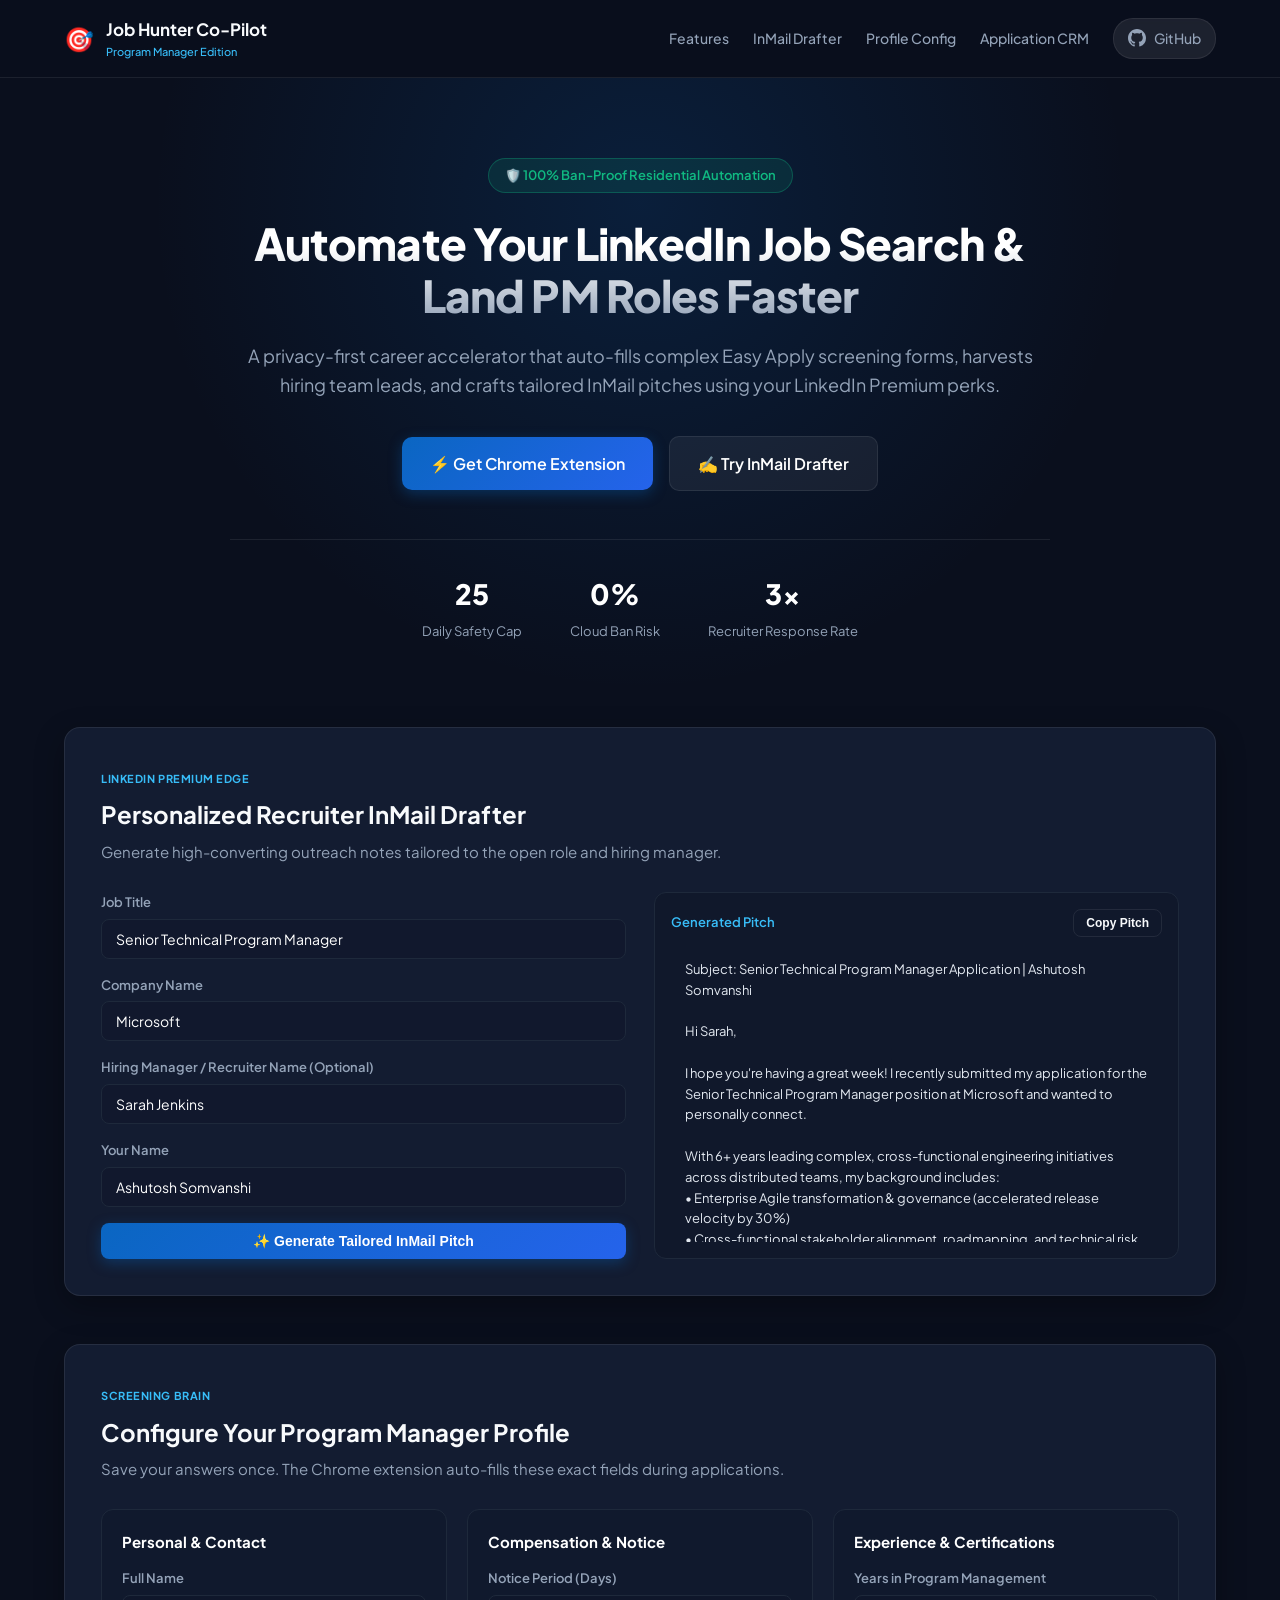
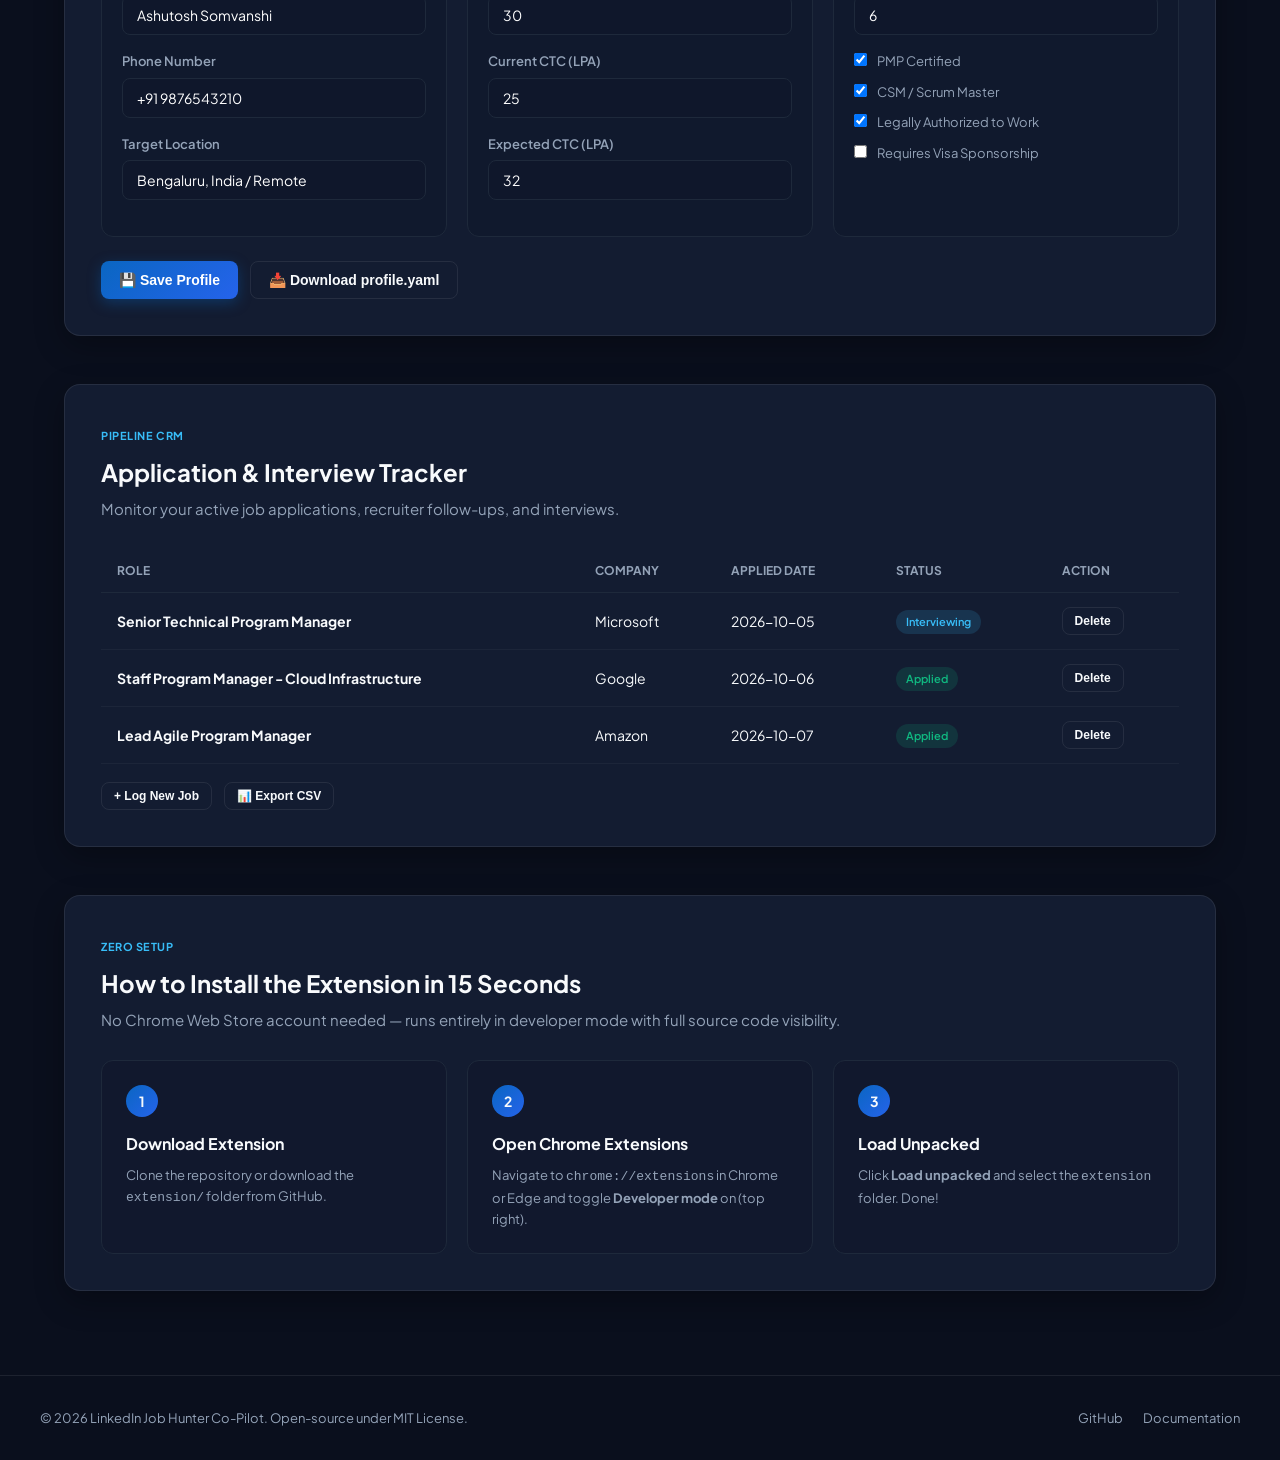
<file: web/index.html>
<!DOCTYPE html>
<html lang="en">
<head>
  <meta charset="UTF-8">
  <meta name="viewport" content="width=device-width, initial-scale=1.0">
  <title>LinkedIn Job Hunter Co-Pilot | Autonomous PM Career Engine</title>
  <link rel="stylesheet" href="styles.css">
  <link rel="preconnect" href="https://fonts.googleapis.com">
  <link rel="preconnect" href="https://fonts.gstatic.com" crossorigin>
  <link href="https://fonts.googleapis.com/css2?family=Plus+Jakarta+Sans:wght@400;500;600;700;800&display=swap" rel="stylesheet">
</head>
<body>
  <!-- Navigation Bar -->
  <nav class="navbar">
    <div class="nav-container">
      <div class="brand">
        <span class="brand-icon">🎯</span>
        <div>
          <span class="brand-name">Job Hunter Co-Pilot</span>
          <span class="brand-tag">Program Manager Edition</span>
        </div>
      </div>
      <div class="nav-links">
        <a href="#features">Features</a>
        <a href="#pitch-generator">InMail Drafter</a>
        <a href="#profile-builder">Profile Config</a>
        <a href="#pipeline-tracker">Application CRM</a>
        <a href="https://github.com/ashutoshsom1/calm-mendel" target="_blank" class="github-btn">
          <svg width="18" height="18" viewBox="0 0 24 24" fill="currentColor"><path d="M12 0C5.37 0 0 5.37 0 12c0 5.31 3.435 9.795 8.205 11.385.6.105.825-.255.825-.57 0-.285-.015-1.23-.015-2.235-3.015.555-3.795-.735-4.035-1.41-.135-.345-.72-1.41-1.23-1.695-.42-.225-1.02-.78-.015-.795.945-.015 1.62.87 1.845 1.23 1.08 1.815 2.805 1.305 3.495.99.105-.78.42-1.305.765-1.605-2.67-.3-5.46-1.335-5.46-5.925 0-1.305.465-2.385 1.23-3.225-.12-.3-.54-1.53.12-3.18 0 0 1.005-.315 3.3 1.23.96-.27 1.98-.405 3-.405s2.04.135 3 .405c2.295-1.56 3.3-1.23 3.3-1.23.66 1.65.24 2.88.12 3.18.765.84 1.23 1.905 1.23 3.225 0 4.605-2.805 5.625-5.475 5.925.435.375.81 1.095.81 2.22 0 1.605-.015 2.895-.015 3.3 0 .315.225.69.825.57A12.02 12.02 0 0024 12c0-6.63-5.37-12-12-12z"/></svg>
          GitHub
        </a>
      </div>
    </div>
  </nav>

  <!-- Hero Section -->
  <header class="hero">
    <div class="hero-container">
      <div class="hero-badge">
        <span>🛡️ 100% Ban-Proof Residential Automation</span>
      </div>
      <h1 class="hero-title">Automate Your LinkedIn Job Search & Land PM Roles Faster</h1>
      <p class="hero-subtitle">
        A privacy-first career accelerator that auto-fills complex Easy Apply screening forms, 
        harvests hiring team leads, and crafts tailored InMail pitches using your LinkedIn Premium perks.
      </p>
      
      <div class="hero-cta-group">
        <a href="#extension-guide" class="btn btn-primary btn-lg">
          ⚡ Get Chrome Extension
        </a>
        <a href="#pitch-generator" class="btn btn-glass btn-lg">
          ✍️ Try InMail Drafter
        </a>
      </div>

      <div class="hero-stats">
        <div class="stat-item">
          <span class="stat-number">25</span>
          <span class="stat-label">Daily Safety Cap</span>
        </div>
        <div class="stat-item">
          <span class="stat-number">0%</span>
          <span class="stat-label">Cloud Ban Risk</span>
        </div>
        <div class="stat-item">
          <span class="stat-number">3x</span>
          <span class="stat-label">Recruiter Response Rate</span>
        </div>
      </div>
    </div>
  </header>

  <main class="main-content">
    <!-- Section 1: AI InMail Pitch Drafter -->
    <section id="pitch-generator" class="card-section">
      <div class="section-header">
        <div class="badge-tag">LinkedIn Premium Edge</div>
        <h2>Personalized Recruiter InMail Drafter</h2>
        <p>Generate high-converting outreach notes tailored to the open role and hiring manager.</p>
      </div>

      <div class="grid-2col">
        <div class="form-box">
          <div class="form-group">
            <label for="jobTitle">Job Title</label>
            <input type="text" id="jobTitle" value="Senior Technical Program Manager" placeholder="e.g. Program Manager">
          </div>
          <div class="form-group">
            <label for="companyName">Company Name</label>
            <input type="text" id="companyName" value="Microsoft" placeholder="e.g. Google, Microsoft">
          </div>
          <div class="form-group">
            <label for="recruiterName">Hiring Manager / Recruiter Name (Optional)</label>
            <input type="text" id="recruiterName" value="Sarah Jenkins" placeholder="e.g. Sarah">
          </div>
          <div class="form-group">
            <label for="candidateName">Your Name</label>
            <input type="text" id="candidateName" value="Ashutosh Somvanshi" placeholder="Your Full Name">
          </div>
          <button id="btnGeneratePitch" class="btn btn-primary w-full">
            ✨ Generate Tailored InMail Pitch
          </button>
        </div>

        <div class="output-box">
          <div class="output-header">
            <span>Generated Pitch</span>
            <button id="btnCopyPitch" class="btn btn-sm btn-outline">Copy Pitch</button>
          </div>
          <textarea id="outputPitch" class="pitch-textarea" readonly></textarea>
        </div>
      </div>
    </section>

    <!-- Section 2: Profile & Screening Configurator -->
    <section id="profile-builder" class="card-section">
      <div class="section-header">
        <div class="badge-tag">Screening Brain</div>
        <h2>Configure Your Program Manager Profile</h2>
        <p>Save your answers once. The Chrome extension auto-fills these exact fields during applications.</p>
      </div>

      <div class="profile-grid">
        <div class="profile-card">
          <h3>Personal & Contact</h3>
          <div class="form-group">
            <label>Full Name</label>
            <input type="text" id="pName" value="Ashutosh Somvanshi">
          </div>
          <div class="form-group">
            <label>Phone Number</label>
            <input type="text" id="pPhone" value="+91 9876543210">
          </div>
          <div class="form-group">
            <label>Target Location</label>
            <input type="text" id="pLocation" value="Bengaluru, India / Remote">
          </div>
        </div>

        <div class="profile-card">
          <h3>Compensation & Notice</h3>
          <div class="form-group">
            <label>Notice Period (Days)</label>
            <input type="number" id="pNotice" value="30">
          </div>
          <div class="form-group">
            <label>Current CTC (LPA)</label>
            <input type="text" id="pCurrentCtc" value="25">
          </div>
          <div class="form-group">
            <label>Expected CTC (LPA)</label>
            <input type="text" id="pExpectedCtc" value="32">
          </div>
        </div>

        <div class="profile-card">
          <h3>Experience & Certifications</h3>
          <div class="form-group">
            <label>Years in Program Management</label>
            <input type="number" id="pYears" value="6">
          </div>
          <div class="checkbox-group">
            <label><input type="checkbox" id="pPmp" checked> PMP Certified</label>
            <label><input type="checkbox" id="pCsm" checked> CSM / Scrum Master</label>
            <label><input type="checkbox" id="pAuth" checked> Legally Authorized to Work</label>
            <label><input type="checkbox" id="pSpons"> Requires Visa Sponsorship</label>
          </div>
        </div>
      </div>

      <div class="profile-actions">
        <button id="btnSaveProfile" class="btn btn-primary">💾 Save Profile</button>
        <button id="btnDownloadConfig" class="btn btn-outline">📥 Download profile.yaml</button>
      </div>
    </section>

    <!-- Section 3: Application Pipeline Tracker -->
    <section id="pipeline-tracker" class="card-section">
      <div class="section-header">
        <div class="badge-tag">Pipeline CRM</div>
        <h2>Application & Interview Tracker</h2>
        <p>Monitor your active job applications, recruiter follow-ups, and interviews.</p>
      </div>

      <div class="table-container">
        <table class="crm-table">
          <thead>
            <tr>
              <th>Role</th>
              <th>Company</th>
              <th>Applied Date</th>
              <th>Status</th>
              <th>Action</th>
            </tr>
          </thead>
          <tbody id="crmBody">
            <!-- Sample Rows populated by JS -->
          </tbody>
        </table>
      </div>

      <div class="crm-controls">
        <button id="btnAddRow" class="btn btn-sm btn-outline">+ Log New Job</button>
        <button id="btnExportCsv" class="btn btn-sm btn-outline">📊 Export CSV</button>
      </div>
    </section>

    <!-- Section 4: Chrome Extension Guide -->
    <section id="extension-guide" class="card-section highlight-section">
      <div class="section-header">
        <div class="badge-tag">Zero Setup</div>
        <h2>How to Install the Extension in 15 Seconds</h2>
        <p>No Chrome Web Store account needed — runs entirely in developer mode with full source code visibility.</p>
      </div>

      <div class="steps-grid">
        <div class="step-card">
          <div class="step-num">1</div>
          <h4>Download Extension</h4>
          <p>Clone the repository or download the <code>extension/</code> folder from GitHub.</p>
        </div>
        <div class="step-card">
          <div class="step-num">2</div>
          <h4>Open Chrome Extensions</h4>
          <p>Navigate to <code>chrome://extensions</code> in Chrome or Edge and toggle <strong>Developer mode</strong> on (top right).</p>
        </div>
        <div class="step-card">
          <div class="step-num">3</div>
          <h4>Load Unpacked</h4>
          <p>Click <strong>Load unpacked</strong> and select the <code>extension</code> folder. Done!</p>
        </div>
      </div>
    </section>
  </main>

  <footer class="footer-bar">
    <div class="footer-container">
      <p>© 2026 LinkedIn Job Hunter Co-Pilot. Open-source under MIT License.</p>
      <div class="footer-links">
        <a href="https://github.com/ashutoshsom1/calm-mendel" target="_blank">GitHub</a>
        <a href="https://github.com/ashutoshsom1/calm-mendel/blob/master/README.md" target="_blank">Documentation</a>
      </div>
    </div>
  </footer>

  <script src="app.js"></script>
</body>
</html>
</file>
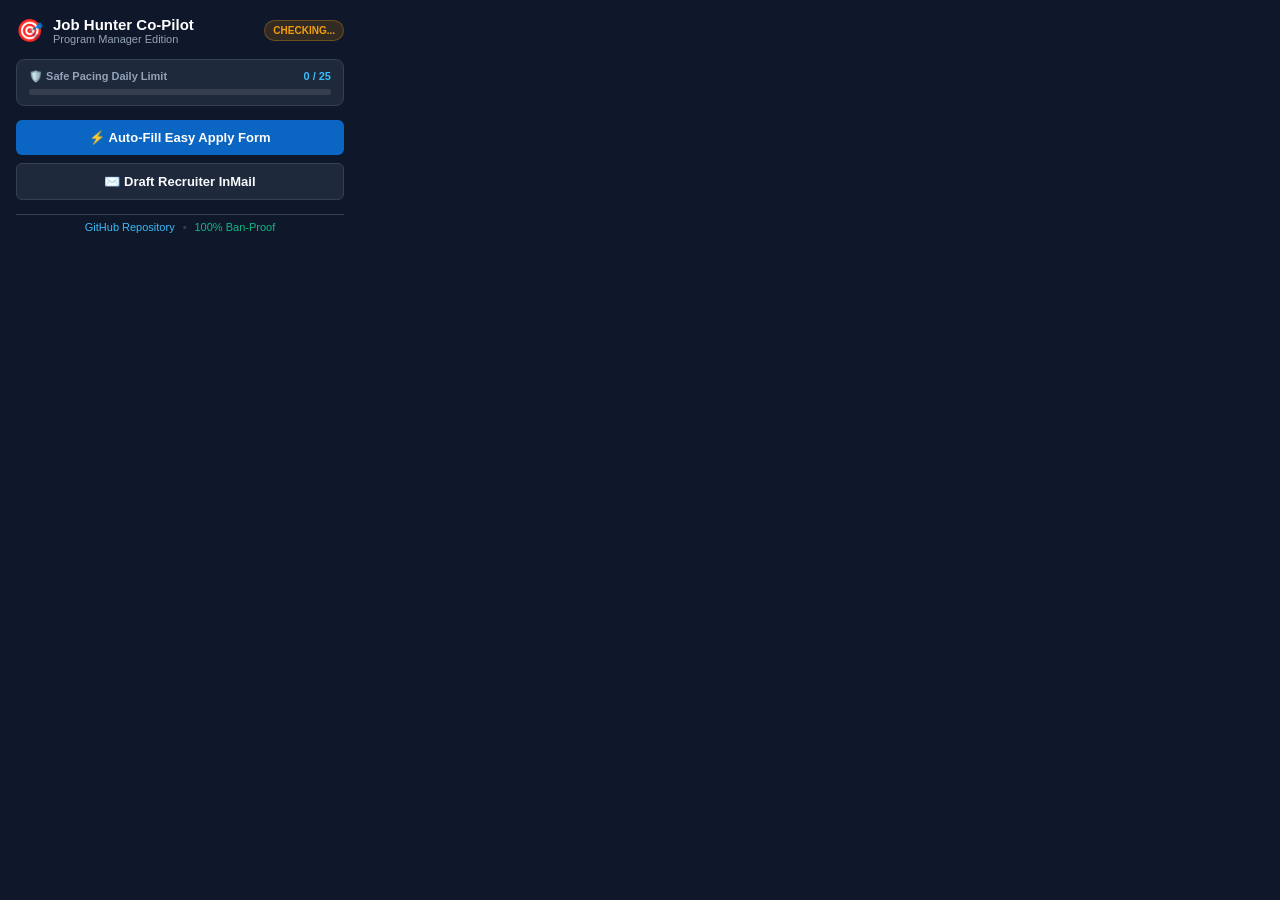
<file: extension/popup/popup.html>
<!DOCTYPE html>
<html lang="en">
<head>
  <meta charset="UTF-8">
  <meta name="viewport" content="width=device-width, initial-scale=1.0">
  <title>LinkedIn Job Hunter Co-Pilot</title>
  <link rel="stylesheet" href="popup.css">
</head>
<body>
  <div class="header">
    <div class="logo-title">
      <div class="icon-badge">🎯</div>
      <div>
        <h3>Job Hunter Co-Pilot</h3>
        <p class="subtitle">Program Manager Edition</p>
      </div>
    </div>
    <span id="tabStatus" class="status-badge checking">Checking...</span>
  </div>

  <div class="safety-card">
    <div class="safety-header">
      <span>🛡️ Safe Pacing Daily Limit</span>
      <span id="dailyCountText" class="count">0 / 25</span>
    </div>
    <div class="progress-bar">
      <div id="progressFill" class="progress-fill" style="width: 0%;"></div>
    </div>
  </div>

  <div class="action-section">
    <button id="btnAutoFill" class="btn btn-primary">
      ⚡ Auto-Fill Easy Apply Form
    </button>
    <button id="btnScrapeRecruiter" class="btn btn-secondary">
      ✉️ Draft Recruiter InMail
    </button>
  </div>

  <div id="resultBox" class="result-box hidden">
    <div class="result-header">
      <strong id="resultTitle">Generated Pitch</strong>
      <button id="btnCopy" class="btn-copy">Copy</button>
    </div>
    <div id="resultContent" class="result-content"></div>
  </div>

  <div class="footer">
    <a href="https://github.com/ashutoshsom1/calm-mendel" target="_blank" class="footer-link">GitHub Repository</a>
    <span class="dot">•</span>
    <span class="safe-tag">100% Ban-Proof</span>
  </div>

  <script src="popup.js"></script>
</body>
</html>
</file>
<file: web/styles.css>
:root {
  --bg-dark: #0a0f1d;
  --bg-card: #131c31;
  --bg-card-border: rgba(255, 255, 255, 0.08);
  --primary: #0a66c2;
  --primary-light: #38bdf8;
  --primary-gradient: linear-gradient(135deg, #0a66c2 0%, #2563eb 100%);
  --accent: #10b981;
  --text-main: #f8fafc;
  --text-muted: #94a3b8;
  --border: #1e293b;
}

* {
  box-sizing: border-box;
  margin: 0;
  padding: 0;
}

body {
  background-color: var(--bg-dark);
  color: var(--text-main);
  font-family: 'Plus Jakarta Sans', -apple-system, BlinkMacSystemFont, "Segoe UI", Roboto, sans-serif;
  line-height: 1.6;
  -webkit-font-smoothing: antialiased;
}

/* Navbar */
.navbar {
  position: sticky;
  top: 0;
  z-index: 100;
  background: rgba(10, 15, 29, 0.85);
  backdrop-filter: blur(12px);
  border-bottom: 1px solid var(--bg-card-border);
}

.nav-container {
  max-width: 1200px;
  margin: 0 auto;
  padding: 16px 24px;
  display: flex;
  align-items: center;
  justify-content: space-between;
}

.brand {
  display: flex;
  align-items: center;
  gap: 12px;
}

.brand-icon {
  font-size: 24px;
}

.brand-name {
  font-weight: 700;
  font-size: 17px;
  display: block;
}

.brand-tag {
  font-size: 11px;
  color: var(--primary-light);
  font-weight: 500;
  display: block;
}

.nav-links {
  display: flex;
  align-items: center;
  gap: 24px;
}

.nav-links a {
  color: var(--text-muted);
  text-decoration: none;
  font-size: 14px;
  font-weight: 500;
  transition: color 0.2s ease;
}

.nav-links a:hover {
  color: var(--text-main);
}

.github-btn {
  display: flex;
  align-items: center;
  gap: 8px;
  background-color: rgba(255, 255, 255, 0.08);
  padding: 8px 14px;
  border-radius: 20px;
  border: 1px solid var(--bg-card-border);
}

/* Hero */
.hero {
  padding: 80px 24px 60px;
  text-align: center;
  background: radial-gradient(circle at 50% 20%, rgba(10, 102, 194, 0.18) 0%, transparent 60%);
}

.hero-container {
  max-width: 820px;
  margin: 0 auto;
}

.hero-badge {
  display: inline-flex;
  padding: 6px 16px;
  border-radius: 20px;
  background: rgba(16, 185, 129, 0.12);
  border: 1px solid rgba(16, 185, 129, 0.3);
  color: var(--accent);
  font-size: 13px;
  font-weight: 600;
  margin-bottom: 24px;
}

.hero-title {
  font-size: 44px;
  font-weight: 800;
  letter-spacing: -0.02em;
  line-height: 1.2;
  margin-bottom: 20px;
  background: linear-gradient(180deg, #ffffff 30%, #94a3b8 100%);
  -webkit-background-clip: text;
  -webkit-text-fill-color: transparent;
}

.hero-subtitle {
  font-size: 18px;
  color: var(--text-muted);
  margin-bottom: 36px;
  line-height: 1.6;
}

.hero-cta-group {
  display: flex;
  align-items: center;
  justify-content: center;
  gap: 16px;
  margin-bottom: 48px;
}

.hero-stats {
  display: flex;
  justify-content: center;
  gap: 48px;
  padding-top: 32px;
  border-top: 1px solid var(--bg-card-border);
}

.stat-item {
  text-align: center;
}

.stat-number {
  display: block;
  font-size: 28px;
  font-weight: 800;
  color: #ffffff;
}

.stat-label {
  font-size: 13px;
  color: var(--text-muted);
}

/* Main Content & Cards */
.main-content {
  max-width: 1200px;
  margin: 0 auto;
  padding: 24px;
  display: flex;
  flex-direction: column;
  gap: 48px;
}

.card-section {
  background-color: var(--bg-card);
  border: 1px solid var(--bg-card-border);
  border-radius: 16px;
  padding: 36px;
  box-shadow: 0 10px 30px rgba(0, 0, 0, 0.3);
}

.section-header {
  margin-bottom: 28px;
}

.badge-tag {
  display: inline-block;
  font-size: 11px;
  text-transform: uppercase;
  font-weight: 700;
  color: var(--primary-light);
  letter-spacing: 0.05em;
  margin-bottom: 8px;
}

.section-header h2 {
  font-size: 24px;
  font-weight: 700;
  margin-bottom: 6px;
}

.section-header p {
  color: var(--text-muted);
  font-size: 15px;
}

/* Buttons */
.btn {
  display: inline-flex;
  align-items: center;
  justify-content: center;
  gap: 8px;
  padding: 10px 18px;
  font-size: 14px;
  font-weight: 600;
  border-radius: 8px;
  cursor: pointer;
  text-decoration: none;
  transition: all 0.2s ease;
  border: none;
}

.btn-lg {
  padding: 14px 28px;
  font-size: 16px;
  border-radius: 10px;
}

.btn-sm {
  padding: 6px 12px;
  font-size: 12px;
}

.btn-primary {
  background: var(--primary-gradient);
  color: white;
  box-shadow: 0 4px 14px rgba(10, 102, 194, 0.35);
}

.btn-primary:hover {
  opacity: 0.95;
  transform: translateY(-1px);
}

.btn-glass {
  background: rgba(255, 255, 255, 0.06);
  color: white;
  border: 1px solid var(--bg-card-border);
}

.btn-glass:hover {
  background: rgba(255, 255, 255, 0.12);
}

.btn-outline {
  background: transparent;
  color: var(--text-main);
  border: 1px solid var(--bg-card-border);
}

.btn-outline:hover {
  background: rgba(255, 255, 255, 0.05);
}

.w-full {
  width: 100%;
}

/* Forms & Inputs */
.grid-2col {
  display: grid;
  grid-template-columns: 1fr 1fr;
  gap: 28px;
}

.form-group {
  margin-bottom: 16px;
}

.form-group label {
  display: block;
  font-size: 13px;
  font-weight: 600;
  color: var(--text-muted);
  margin-bottom: 6px;
}

input[type="text"], input[type="number"], textarea {
  width: 100%;
  background: rgba(15, 23, 42, 0.6);
  border: 1px solid var(--border);
  border-radius: 8px;
  padding: 10px 14px;
  color: white;
  font-size: 14px;
  outline: none;
  transition: border-color 0.2s ease;
  font-family: inherit;
}

input[type="text"]:focus, input[type="number"]:focus, textarea:focus {
  border-color: var(--primary-light);
}

.output-box {
  background: rgba(15, 23, 42, 0.8);
  border: 1px solid var(--border);
  border-radius: 12px;
  padding: 16px;
  display: flex;
  flex-direction: column;
}

.output-header {
  display: flex;
  align-items: center;
  justify-content: space-between;
  margin-bottom: 12px;
  font-size: 13px;
  font-weight: 600;
  color: var(--primary-light);
}

.pitch-textarea {
  flex: 1;
  min-height: 250px;
  resize: none;
  background: transparent;
  border: none;
  color: #e2e8f0;
  font-size: 13px;
  line-height: 1.6;
}

/* Profile Grid */
.profile-grid {
  display: grid;
  grid-template-columns: repeat(3, 1fr);
  gap: 20px;
  margin-bottom: 24px;
}

.profile-card {
  background: rgba(15, 23, 42, 0.5);
  border: 1px solid var(--border);
  border-radius: 12px;
  padding: 20px;
}

.profile-card h3 {
  font-size: 15px;
  font-weight: 700;
  margin-bottom: 14px;
  color: #ffffff;
}

.checkbox-group {
  display: flex;
  flex-direction: column;
  gap: 10px;
  margin-top: 14px;
  font-size: 13px;
  color: var(--text-muted);
}

.checkbox-group input {
  margin-right: 8px;
}

.profile-actions {
  display: flex;
  gap: 12px;
}

/* CRM Table */
.table-container {
  overflow-x: auto;
  margin-bottom: 18px;
}

.crm-table {
  width: 100%;
  border-collapse: collapse;
  text-align: left;
}

.crm-table th {
  padding: 12px 16px;
  font-size: 12px;
  text-transform: uppercase;
  color: var(--text-muted);
  border-bottom: 1px solid var(--border);
}

.crm-table td {
  padding: 14px 16px;
  font-size: 14px;
  border-bottom: 1px solid rgba(255, 255, 255, 0.04);
}

.status-tag {
  display: inline-block;
  font-size: 11px;
  font-weight: 600;
  padding: 3px 10px;
  border-radius: 12px;
}

.status-applied {
  background: rgba(16, 185, 129, 0.15);
  color: var(--accent);
}

.status-interview {
  background: rgba(56, 189, 248, 0.15);
  color: var(--primary-light);
}

.crm-controls {
  display: flex;
  gap: 12px;
}

/* Steps Grid */
.steps-grid {
  display: grid;
  grid-template-columns: repeat(3, 1fr);
  gap: 20px;
}

.step-card {
  background: rgba(15, 23, 42, 0.6);
  border: 1px solid var(--border);
  border-radius: 12px;
  padding: 24px;
  position: relative;
}

.step-num {
  width: 32px;
  height: 32px;
  border-radius: 50%;
  background: var(--primary-gradient);
  display: flex;
  align-items: center;
  justify-content: center;
  font-weight: 700;
  font-size: 14px;
  margin-bottom: 14px;
}

.step-card h4 {
  font-size: 16px;
  font-weight: 700;
  margin-bottom: 8px;
}

.step-card p {
  font-size: 13px;
  color: var(--text-muted);
}

/* Footer */
.footer-bar {
  border-top: 1px solid var(--bg-card-border);
  padding: 32px 24px;
  margin-top: 60px;
}

.footer-container {
  max-width: 1200px;
  margin: 0 auto;
  display: flex;
  align-items: center;
  justify-content: space-between;
  font-size: 13px;
  color: var(--text-muted);
}

.footer-links {
  display: flex;
  gap: 20px;
}

.footer-links a {
  color: var(--text-muted);
  text-decoration: none;
}

.footer-links a:hover {
  color: white;
}

/* Responsive */
@media (max-width: 900px) {
  .grid-2col, .profile-grid, .steps-grid {
    grid-template-columns: 1fr;
  }
  .hero-title {
    font-size: 32px;
  }
  .hero-stats {
    gap: 24px;
  }
}
</file>
<file: extension/popup/popup.css>
:root {
  --primary: #0a66c2;
  --primary-hover: #004182;
  --bg: #0f172a;
  --card-bg: #1e293b;
  --border: #334155;
  --text: #f8fafc;
  --text-muted: #94a3b8;
  --success: #10b981;
  --warning: #f59e0b;
}

* {
  box-sizing: border-box;
  margin: 0;
  padding: 0;
}

body {
  width: 360px;
  background-color: var(--bg);
  color: var(--text);
  font-family: -apple-system, BlinkMacSystemFont, "Segoe UI", Roboto, sans-serif;
  padding: 16px;
}

.header {
  display: flex;
  align-items: center;
  justify-content: space-between;
  margin-bottom: 14px;
}

.logo-title {
  display: flex;
  align-items: center;
  gap: 10px;
}

.icon-badge {
  font-size: 22px;
}

h3 {
  font-size: 15px;
  font-weight: 700;
  color: #ffffff;
}

.subtitle {
  font-size: 11px;
  color: var(--text-muted);
}

.status-badge {
  font-size: 10px;
  font-weight: 600;
  padding: 4px 8px;
  border-radius: 12px;
  text-transform: uppercase;
}

.status-badge.connected {
  background-color: rgba(16, 185, 129, 0.15);
  color: var(--success);
  border: 1px solid rgba(16, 185, 129, 0.3);
}

.status-badge.disconnected, .status-badge.checking {
  background-color: rgba(245, 158, 11, 0.15);
  color: var(--warning);
  border: 1px solid rgba(245, 158, 11, 0.3);
}

.safety-card {
  background-color: var(--card-bg);
  border: 1px solid var(--border);
  border-radius: 8px;
  padding: 10px 12px;
  margin-bottom: 14px;
}

.safety-header {
  display: flex;
  justify-content: space-between;
  font-size: 11px;
  font-weight: 600;
  color: var(--text-muted);
  margin-bottom: 6px;
}

.safety-header .count {
  color: #38bdf8;
}

.progress-bar {
  height: 6px;
  background-color: rgba(255, 255, 255, 0.1);
  border-radius: 3px;
  overflow: hidden;
}

.progress-fill {
  height: 100%;
  background: linear-gradient(90deg, #0a66c2, #38bdf8);
  border-radius: 3px;
  transition: width 0.3s ease;
}

.action-section {
  display: flex;
  flex-direction: column;
  gap: 8px;
  margin-bottom: 14px;
}

.btn {
  width: 100%;
  padding: 10px 14px;
  font-size: 13px;
  font-weight: 600;
  border-radius: 6px;
  border: none;
  cursor: pointer;
  display: flex;
  align-items: center;
  justify-content: center;
  gap: 8px;
  transition: all 0.2s ease;
}

.btn-primary {
  background-color: var(--primary);
  color: white;
}

.btn-primary:hover {
  background-color: var(--primary-hover);
}

.btn-secondary {
  background-color: var(--card-bg);
  color: var(--text);
  border: 1px solid var(--border);
}

.btn-secondary:hover {
  background-color: #334155;
}

.result-box {
  background-color: var(--card-bg);
  border: 1px solid var(--border);
  border-radius: 6px;
  padding: 10px;
  margin-bottom: 12px;
}

.result-box.hidden {
  display: none;
}

.result-header {
  display: flex;
  justify-content: space-between;
  align-items: center;
  margin-bottom: 6px;
  font-size: 12px;
  color: #38bdf8;
}

.btn-copy {
  background: none;
  border: 1px solid var(--border);
  color: var(--text-muted);
  padding: 2px 6px;
  border-radius: 4px;
  font-size: 10px;
  cursor: pointer;
}

.btn-copy:hover {
  color: white;
  background-color: var(--border);
}

.result-content {
  font-size: 11px;
  line-height: 1.4;
  color: #cbd5e1;
  white-space: pre-wrap;
  max-height: 140px;
  overflow-y: auto;
}

.footer {
  display: flex;
  justify-content: center;
  align-items: center;
  gap: 8px;
  font-size: 11px;
  color: var(--text-muted);
  padding-top: 6px;
  border-top: 1px solid var(--border);
}

.footer-link {
  color: #38bdf8;
  text-decoration: none;
}

.footer-link:hover {
  text-decoration: underline;
}

.dot {
  color: var(--border);
}

.safe-tag {
  color: var(--success);
}
</file>
